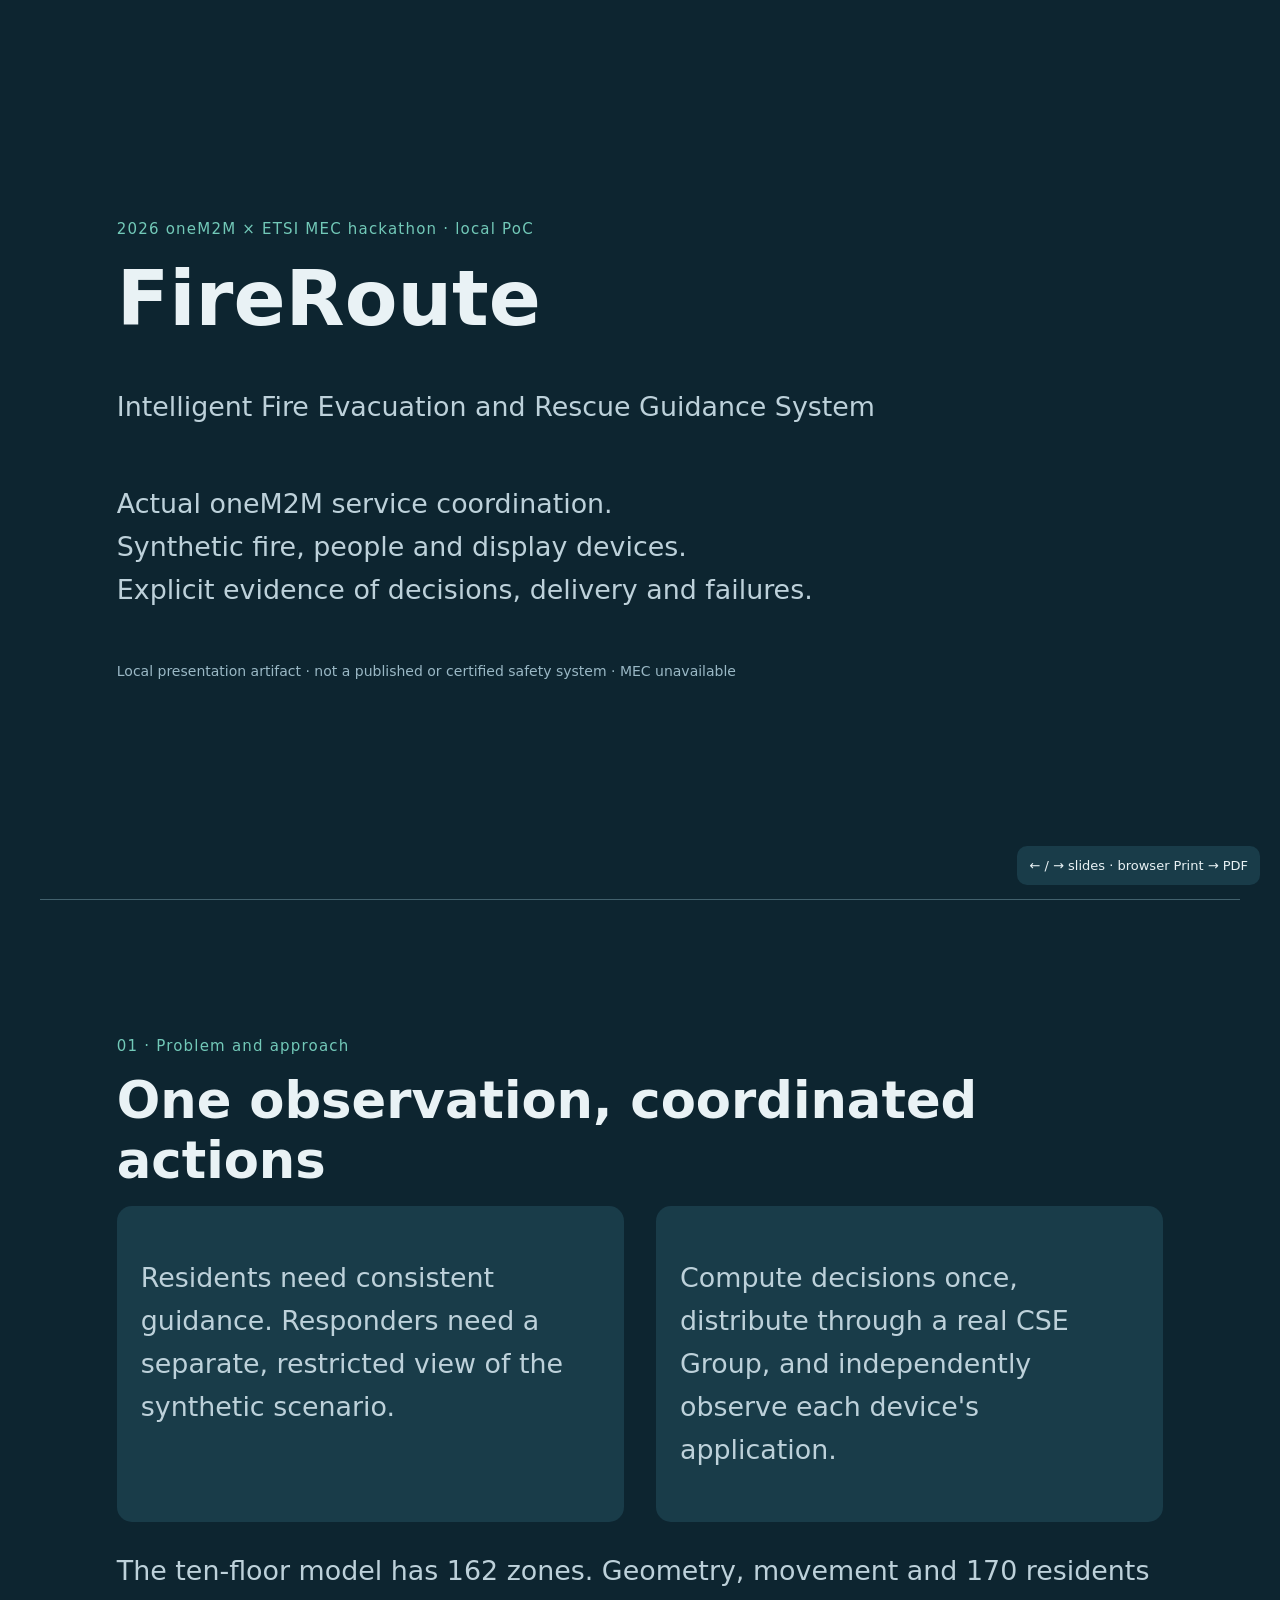
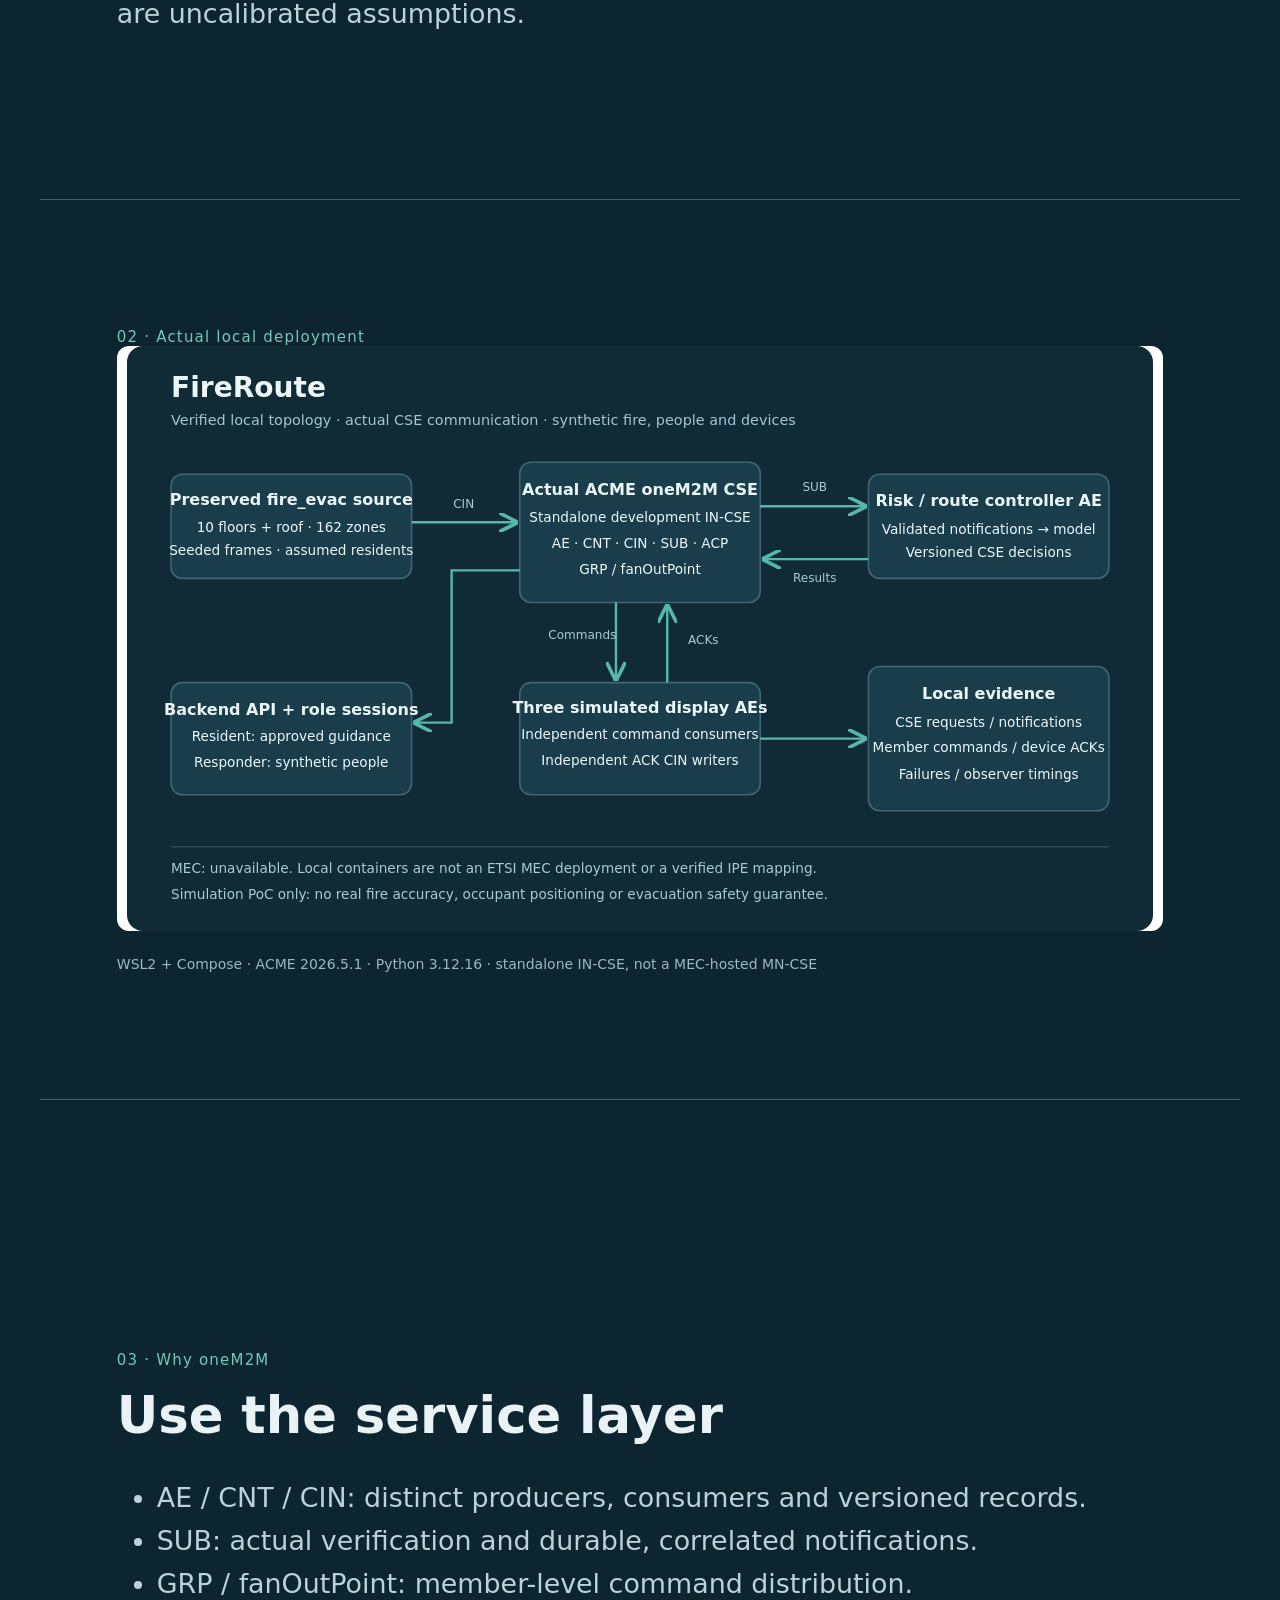
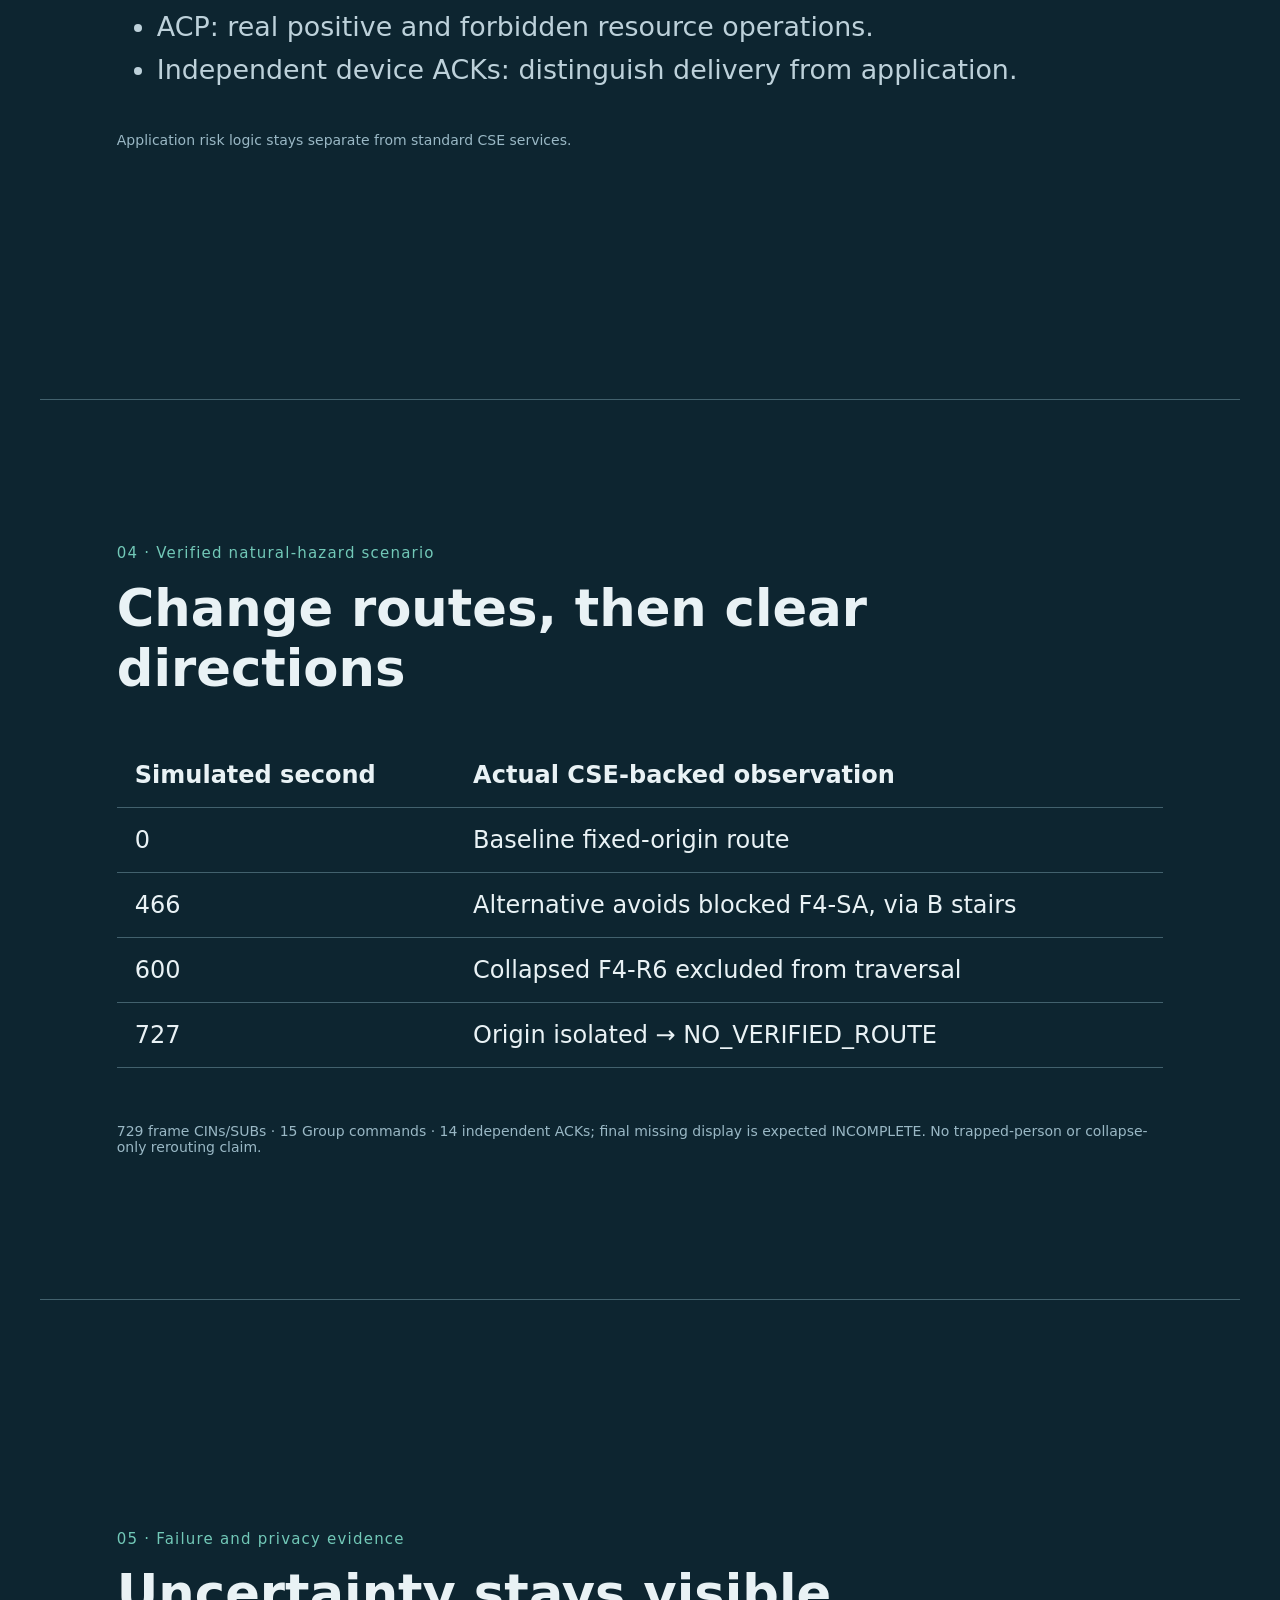
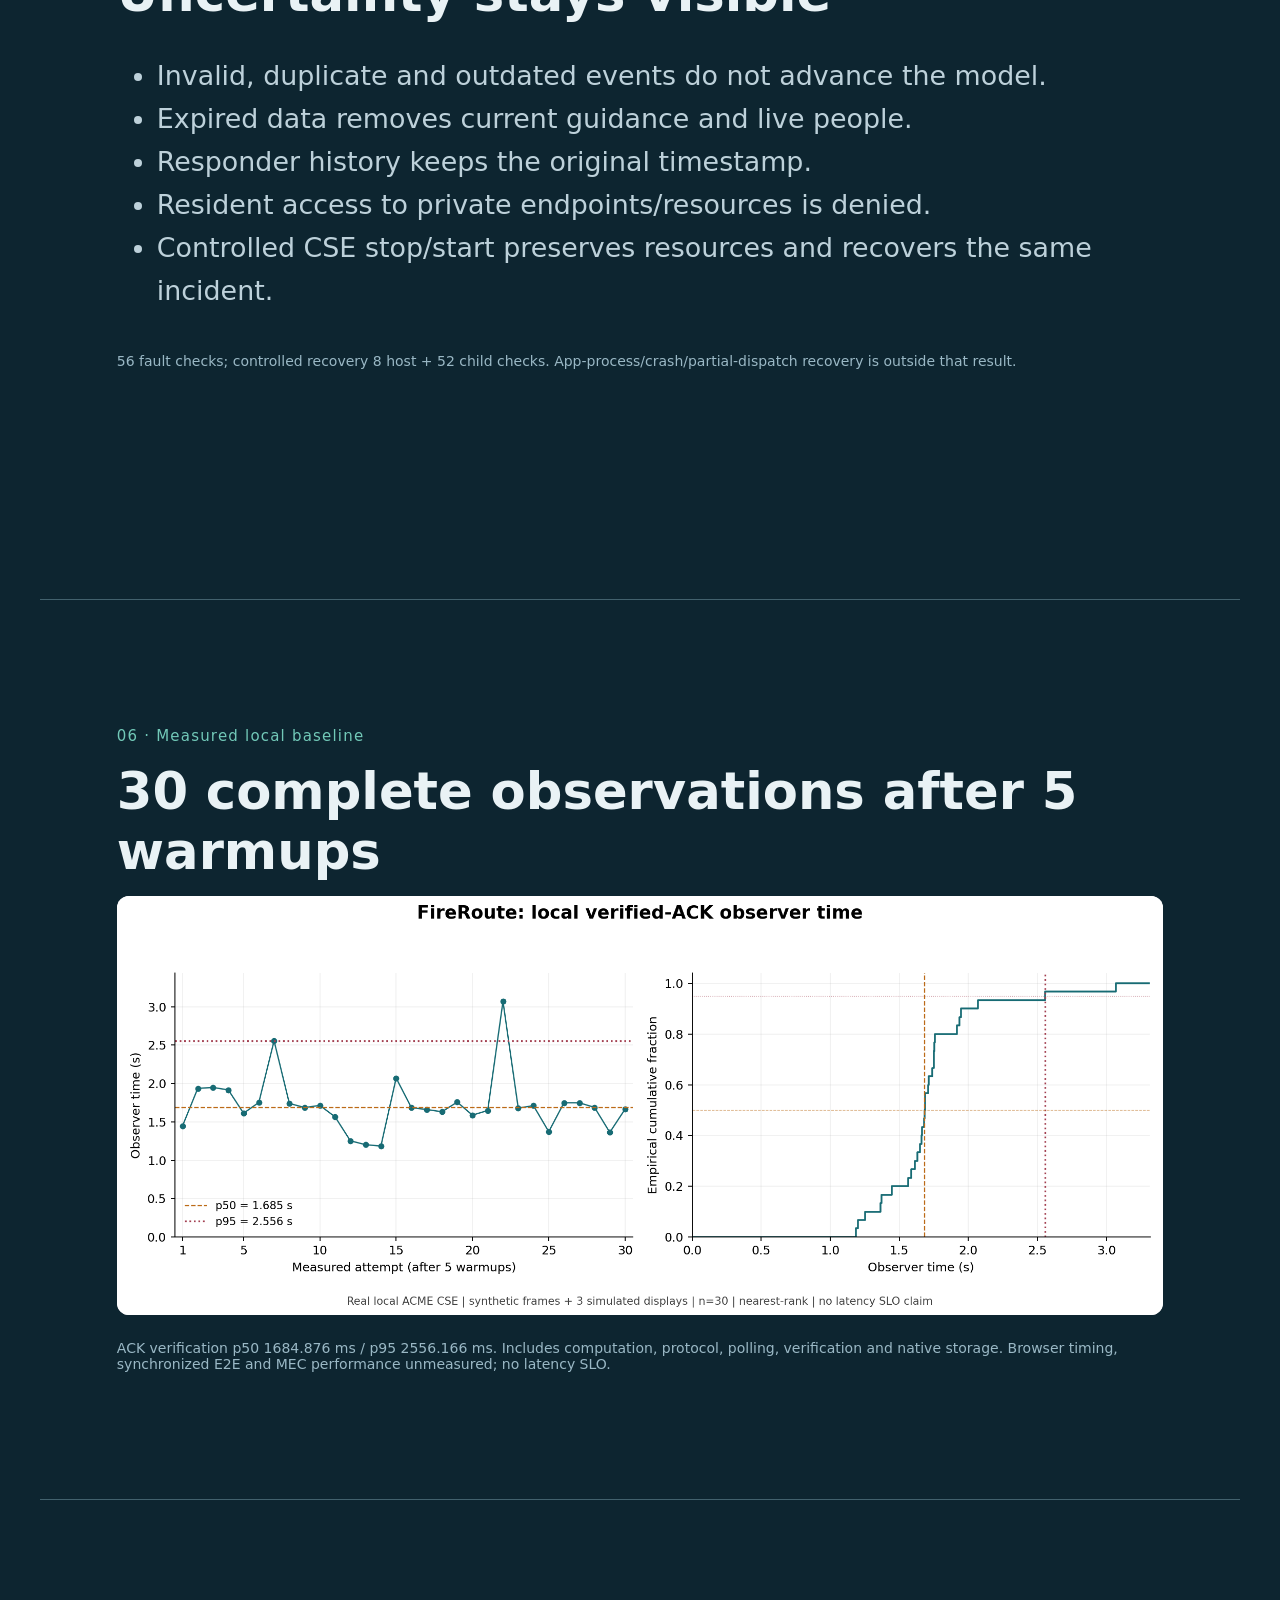
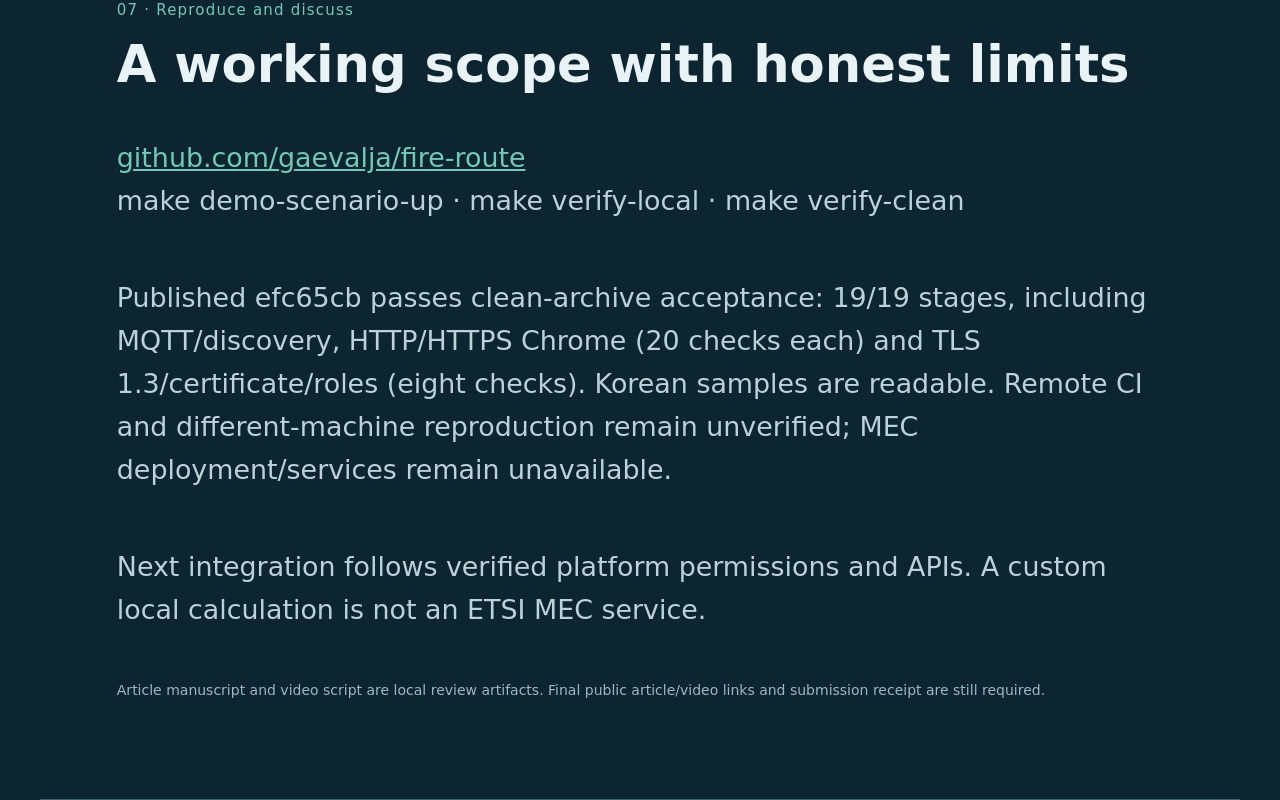
<file: docs/submission/presentation.html>
<!doctype html>
<html lang="en"><meta charset="utf-8"><meta name="viewport" content="width=device-width,initial-scale=1">
<title>FireRoute — local PoC presentation</title>
<style>
:root{font-family:system-ui,sans-serif;color:#e9f2f5;background:#0d2530}*{box-sizing:border-box}body{margin:0}main{max-width:1200px;margin:auto}.slide{min-height:100vh;padding:7vh 6vw;display:flex;flex-direction:column;justify-content:center;border-bottom:1px solid #42616d}h1{font-size:clamp(44px,6vw,80px);margin:.2em 0}h2{font-size:clamp(32px,4vw,52px);margin:.3em 0}p,li{font-size:clamp(18px,2.1vw,28px);line-height:1.6;color:#bdd1da}small,.tag{font-size:15px;letter-spacing:.08em;color:#72c9b8}img{width:100%;max-height:65vh;object-fit:contain;background:white;border-radius:12px}table{font-size:24px;border-collapse:collapse;width:100%;margin:30px 0}th,td{padding:18px;text-align:left;border-bottom:1px solid #42616d}a{color:#72c9b8}.grid{display:grid;grid-template-columns:1fr 1fr;gap:32px}.card{padding:24px;background:#193c49;border-radius:15px}footer{font-size:14px;color:#9ab8c5;margin-top:25px}nav{position:fixed;bottom:15px;right:20px;background:#193c49;padding:12px;border-radius:10px;font-size:13px}@media(max-width:700px){.grid{grid-template-columns:1fr}.slide{padding:35px 20px}table{font-size:16px}td,th{padding:9px}}@media print{@page{size:A4 landscape;margin:0}body{print-color-adjust:exact;-webkit-print-color-adjust:exact}.slide{height:210mm;min-height:0;page-break-after:always;padding:15mm 20mm;border:0}h1{font-size:55px}h2{font-size:38px}p,li{font-size:21px}img{max-height:155mm}nav{display:none}footer{font-size:12px}}
</style>
<main>
<section class="slide"><div class="tag">2026 oneM2M × ETSI MEC hackathon · local PoC</div><h1>FireRoute</h1><p>Intelligent Fire Evacuation and Rescue Guidance System</p><p>Actual oneM2M service coordination.<br>Synthetic fire, people and display devices.<br>Explicit evidence of decisions, delivery and failures.</p><footer>Local presentation artifact · not a published or certified safety system · MEC unavailable</footer></section>
<section class="slide"><div class="tag">01 · Problem and approach</div><h2>One observation, coordinated actions</h2><div class="grid"><div class="card"><p>Residents need consistent guidance. Responders need a separate, restricted view of the synthetic scenario.</p></div><div class="card"><p>Compute decisions once, distribute through a real CSE Group, and independently observe each device's application.</p></div></div><p>The ten-floor model has 162 zones. Geometry, movement and 170 residents are uncalibrated assumptions.</p></section>
<section class="slide"><div class="tag">02 · Actual local deployment</div><img src="architecture.svg" alt="Actual local ACME CSE, controller, role API and independent displays"><footer>WSL2 + Compose · ACME 2026.5.1 · Python 3.12.16 · standalone IN-CSE, not a MEC-hosted MN-CSE</footer></section>
<section class="slide"><div class="tag">03 · Why oneM2M</div><h2>Use the service layer</h2><ul><li>AE / CNT / CIN: distinct producers, consumers and versioned records.</li><li>SUB: actual verification and durable, correlated notifications.</li><li>GRP / fanOutPoint: member-level command distribution.</li><li>ACP: real positive and forbidden resource operations.</li><li>Independent device ACKs: distinguish delivery from application.</li></ul><footer>Application risk logic stays separate from standard CSE services.</footer></section>
<section class="slide"><div class="tag">04 · Verified natural-hazard scenario</div><h2>Change routes, then clear directions</h2><table><tr><th>Simulated second</th><th>Actual CSE-backed observation</th></tr><tr><td>0</td><td>Baseline fixed-origin route</td></tr><tr><td>466</td><td>Alternative avoids blocked F4-SA, via B stairs</td></tr><tr><td>600</td><td>Collapsed F4-R6 excluded from traversal</td></tr><tr><td>727</td><td>Origin isolated → NO_VERIFIED_ROUTE</td></tr></table><footer>729 frame CINs/SUBs · 15 Group commands · 14 independent ACKs; final missing display is expected INCOMPLETE. No trapped-person or collapse-only rerouting claim.</footer></section>
<section class="slide"><div class="tag">05 · Failure and privacy evidence</div><h2>Uncertainty stays visible</h2><ul><li>Invalid, duplicate and outdated events do not advance the model.</li><li>Expired data removes current guidance and live people.</li><li>Responder history keeps the original timestamp.</li><li>Resident access to private endpoints/resources is denied.</li><li>Controlled CSE stop/start preserves resources and recovers the same incident.</li></ul><footer>56 fault checks; controlled recovery 8 host + 52 child checks. App-process/crash/partial-dispatch recovery is outside that result.</footer></section>
<section class="slide"><div class="tag">06 · Measured local baseline</div><h2>30 complete observations after 5 warmups</h2><img src="../assets/t31-observer-latency.png" alt="Actual 30-sample observer latency plot"><footer>ACK verification p50 1684.876 ms / p95 2556.166 ms. Includes computation, protocol, polling, verification and native storage. Browser timing, synchronized E2E and MEC performance unmeasured; no latency SLO.</footer></section>
<section class="slide"><div class="tag">07 · Reproduce and discuss</div><h2>A working scope with honest limits</h2><p><a href="https://github.com/gaevalja/fire-route">github.com/gaevalja/fire-route</a><br>make demo-scenario-up · make verify-local · make verify-clean</p><p>Published efc65cb passes clean-archive acceptance: 19/19 stages, including MQTT/discovery, HTTP/HTTPS Chrome (20 checks each) and TLS 1.3/certificate/roles (eight checks). Korean samples are readable. Remote CI and different-machine reproduction remain unverified; MEC deployment/services remain unavailable.</p><p>Next integration follows verified platform permissions and APIs. A custom local calculation is not an ETSI MEC service.</p><footer>Article manuscript and video script are local review artifacts. Final public article/video links and submission receipt are still required.</footer></section>
</main><nav>← / → slides · browser Print → PDF</nav>
<script>const slides=[...document.querySelectorAll('.slide')];document.addEventListener('keydown',e=>{if(!['ArrowRight','ArrowLeft'].includes(e.key))return;e.preventDefault();let index=slides.findIndex(s=>s.getBoundingClientRect().top>=-50);if(index<0)index=slides.length-1;index=Math.max(0,Math.min(slides.length-1,index+(e.key==='ArrowRight'?1:-1)));slides[index].scrollIntoView({behavior:'smooth'});});</script>
</html>
</file>
